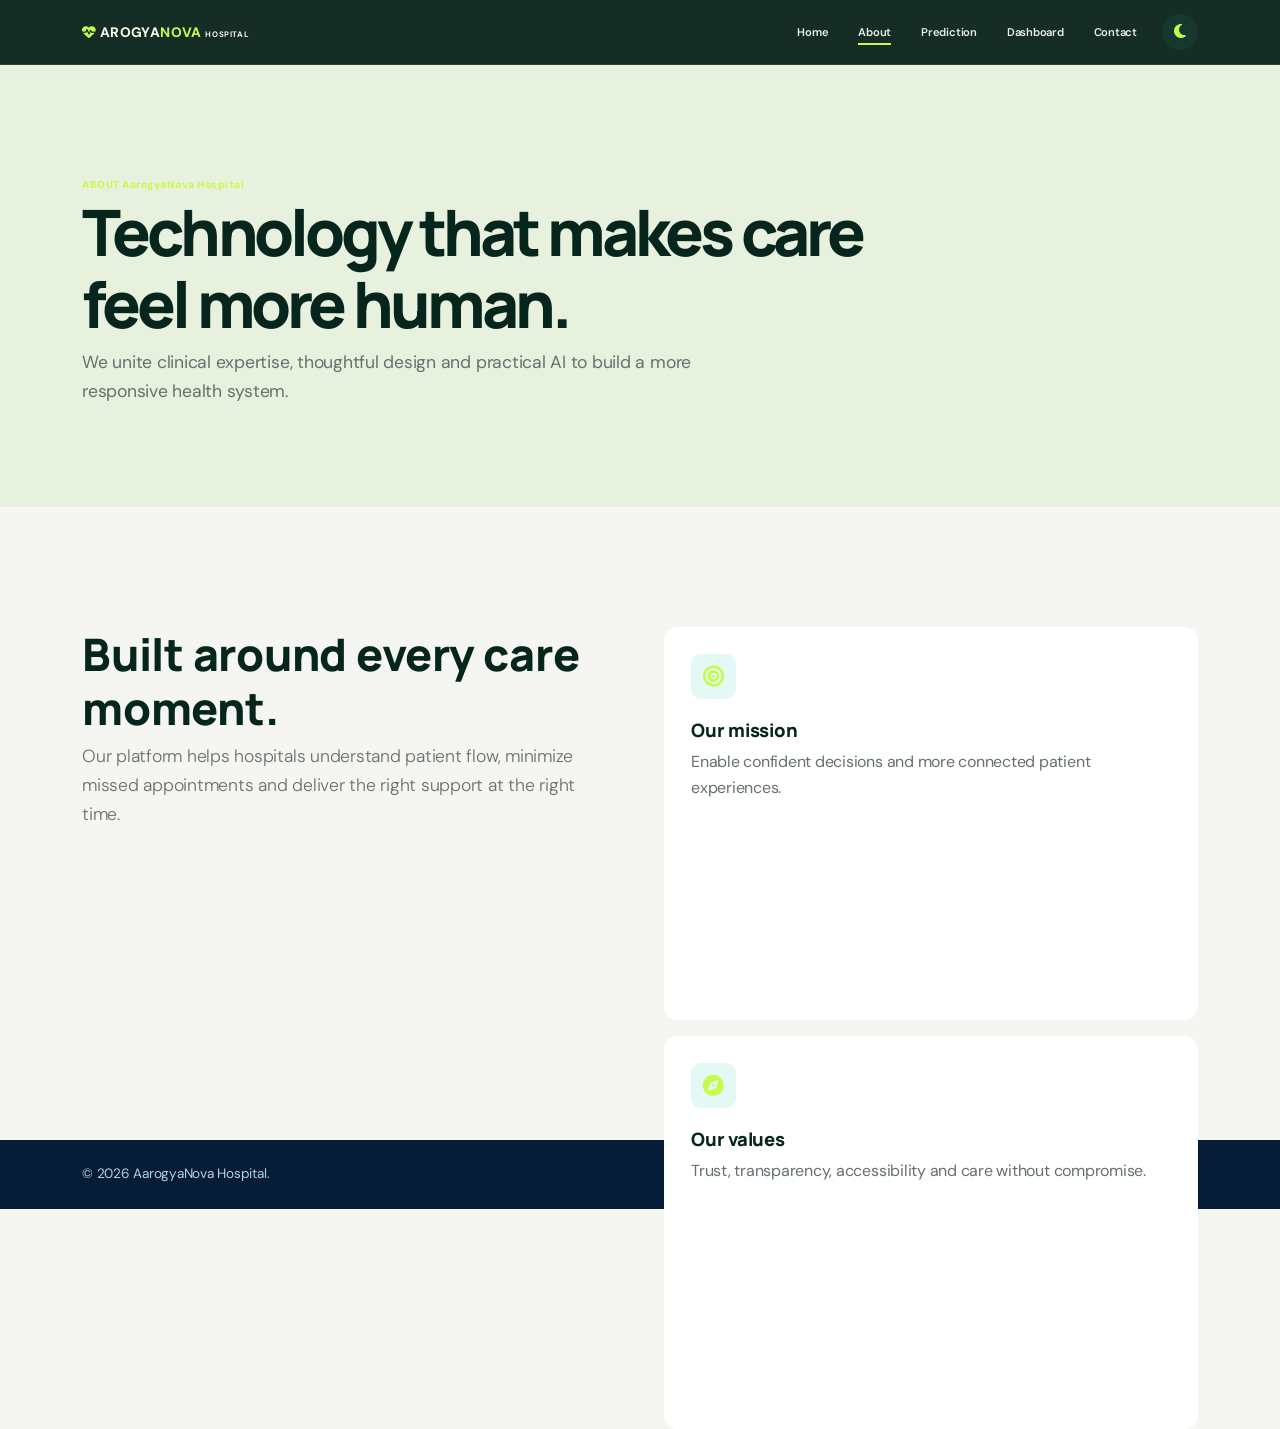
<file: about.html>
<!doctype html><html lang="en"><head><meta charset="utf-8"><meta name="viewport" content="width=device-width,initial-scale=1"><title>About | Smart Hospital</title><link href="https://fonts.googleapis.com/css2?family=DM+Sans:wght@400;500;600;700&family=Manrope:wght@600;700;800&display=swap" rel="stylesheet"><link href="https://cdn.jsdelivr.net/npm/bootstrap@5.3.3/dist/css/bootstrap.min.css" rel="stylesheet"><link href="https://cdnjs.cloudflare.com/ajax/libs/font-awesome/6.5.2/css/all.min.css" rel="stylesheet"><link rel="stylesheet" href="css/style.css"><link rel="stylesheet" href="css/dark.css"></head><body><nav class="navbar navbar-expand-lg fixed-top"><div class="container"><a class="navbar-brand" href="index.html"><i class="fa-solid fa-heart-pulse"></i> SMART <span>HOSPITAL</span></a><button class="navbar-toggler" data-bs-toggle="collapse" data-bs-target="#menu"><i class="fa-solid fa-bars"></i></button><div class="collapse navbar-collapse" id="menu"><ul class="navbar-nav ms-auto align-items-lg-center"><li><a class="nav-link" href="index.html">Home</a></li><li><a class="nav-link active" href="about.html">About</a></li><li><a class="nav-link" href="prediction.html">Prediction</a></li><li><a class="nav-link" href="dashboard.html">Dashboard</a></li><li><a class="nav-link" href="contact.html">Contact</a></li><li><button class="theme-toggle" aria-label="Toggle dark mode"><i class="fa-solid fa-moon"></i></button></li></ul></div></div></nav><main><section class="page-hero"><div class="container"><span class="section-kicker">ABOUT SMART HOSPITAL</span><h1>Technology that makes care feel more human.</h1><p>We unite clinical expertise, thoughtful design and practical AI to build a more responsive health system.</p></div></section><section class="section"><div class="container"><div class="row g-5"><div class="col-lg-6"><h2>Built around every care moment.</h2><p class="lead">Our platform helps hospitals understand patient flow, minimize missed appointments and deliver the right support at the right time.</p></div><div class="col-lg-6"><div class="info-card mb-3"><i class="fa-solid fa-bullseye"></i><h3>Our mission</h3><p>Enable confident decisions and more connected patient experiences.</p></div><div class="info-card"><i class="fa-solid fa-compass"></i><h3>Our values</h3><p>Trust, transparency, accessibility and care without compromise.</p></div></div></div></div></section></main><footer><div class="container">© 2026 Smart Hospital.</div></footer><script src="https://cdn.jsdelivr.net/npm/bootstrap@5.3.3/dist/js/bootstrap.bundle.min.js"></script><script src="js/darkmode.js"></script></body></html>
</file>
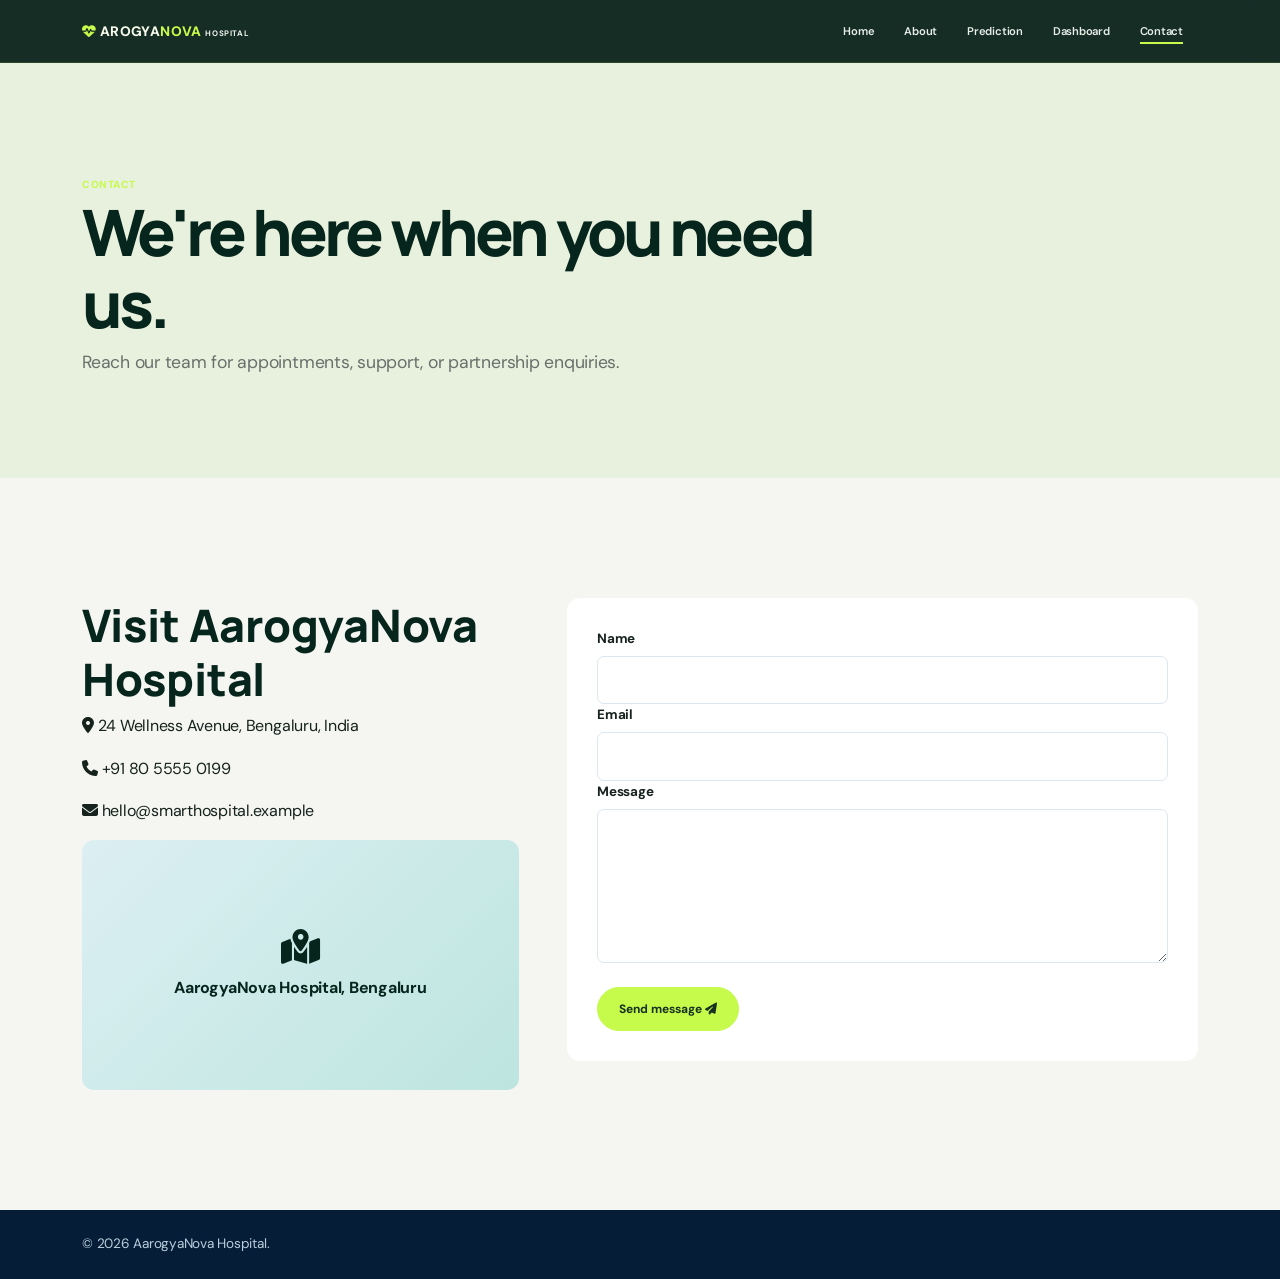
<file: contact.html>
<!doctype html><html lang="en"><head><meta charset="utf-8"><meta name="viewport" content="width=device-width,initial-scale=1"><title>Contact | Smart Hospital</title><link href="https://fonts.googleapis.com/css2?family=DM+Sans:wght@400;500;600;700&family=Manrope:wght@600;700;800&display=swap" rel="stylesheet"><link href="https://cdn.jsdelivr.net/npm/bootstrap@5.3.3/dist/css/bootstrap.min.css" rel="stylesheet"><link href="https://cdnjs.cloudflare.com/ajax/libs/font-awesome/6.5.2/css/all.min.css" rel="stylesheet"><link rel="stylesheet" href="css/style.css"><link rel="stylesheet" href="css/dark.css"></head><body><nav class="navbar navbar-expand-lg fixed-top"><div class="container"><a class="navbar-brand" href="index.html"><i class="fa-solid fa-heart-pulse"></i> SMART <span>HOSPITAL</span></a><button class="navbar-toggler" data-bs-toggle="collapse" data-bs-target="#menu"><i class="fa-solid fa-bars"></i></button><div class="collapse navbar-collapse" id="menu"><ul class="navbar-nav ms-auto"><li><a class="nav-link" href="index.html">Home</a></li><li><a class="nav-link" href="about.html">About</a></li><li><a class="nav-link" href="prediction.html">Prediction</a></li><li><a class="nav-link" href="dashboard.html">Dashboard</a></li><li><a class="nav-link active" href="contact.html">Contact</a></li></ul></div></div></nav><main><section class="page-hero"><div class="container"><span class="section-kicker">CONTACT</span><h1>We're here when you need us.</h1><p>Reach our team for appointments, support, or partnership enquiries.</p></div></section><section class="section"><div class="container"><div class="row g-5"><div class="col-lg-5"><h2>Visit Smart Hospital</h2><p><i class="fa-solid fa-location-dot"></i> 24 Wellness Avenue, Bengaluru, India</p><p><i class="fa-solid fa-phone"></i> +91 80 5555 0199</p><p><i class="fa-solid fa-envelope"></i> hello@smarthospital.example</p><div class="map-placeholder"><i class="fa-solid fa-map-location-dot"></i><span>Smart Hospital, Bengaluru</span></div></div><div class="col-lg-7"><form class="contact-form" id="contactForm"><label for="name">Name</label><input id="name" required><label for="email">Email</label><input id="email" type="email" required><label for="message">Message</label><textarea id="message" rows="5" required></textarea><button class="btn btn-primary mt-3">Send message <i class="fa-solid fa-paper-plane"></i></button></form></div></div></div></section></main><footer><div class="container">© 2026 Smart Hospital.</div></footer><script src="https://cdn.jsdelivr.net/npm/bootstrap@5.3.3/dist/js/bootstrap.bundle.min.js"></script><script src="js/darkmode.js"></script><script src="js/app.js"></script></body></html>
</file>
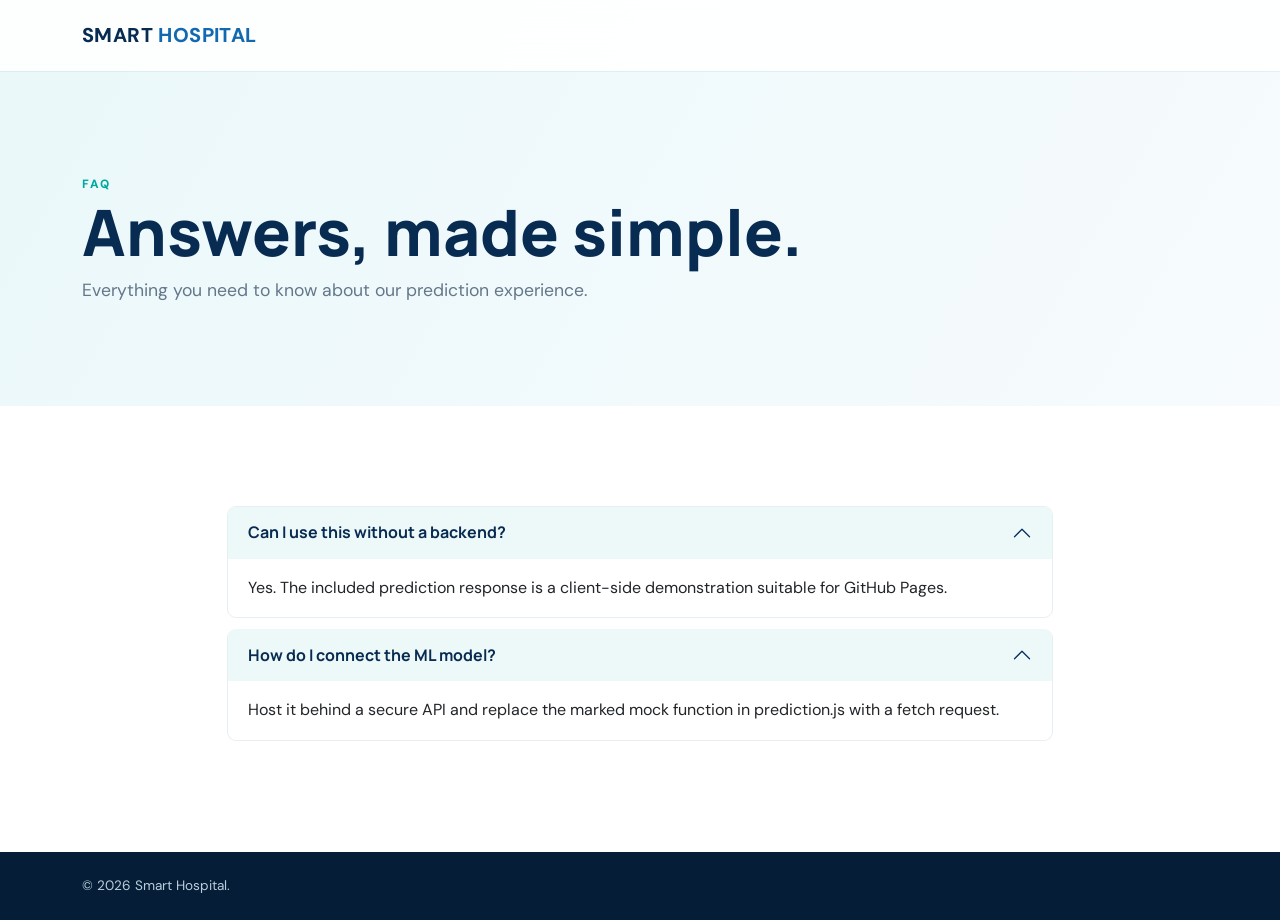
<file: faq.html>
<!doctype html><html lang="en"><head><meta charset="utf-8"><meta name="viewport" content="width=device-width,initial-scale=1"><title>FAQ | Smart Hospital</title><link href="https://fonts.googleapis.com/css2?family=DM+Sans:wght@400;600;700&family=Manrope:wght@700;800&display=swap" rel="stylesheet"><link href="https://cdn.jsdelivr.net/npm/bootstrap@5.3.3/dist/css/bootstrap.min.css" rel="stylesheet"><link rel="stylesheet" href="css/style.css"></head><body><nav class="navbar fixed-top"><div class="container"><a class="navbar-brand" href="index.html">SMART <span>HOSPITAL</span></a></div></nav><main><section class="page-hero"><div class="container"><span class="section-kicker">FAQ</span><h1>Answers, made simple.</h1><p>Everything you need to know about our prediction experience.</p></div></section><section class="section"><div class="container narrow"><div class="accordion"><div class="accordion-item"><h2 class="accordion-header"><button class="accordion-button">Can I use this without a backend?</button></h2><div class="accordion-body">Yes. The included prediction response is a client-side demonstration suitable for GitHub Pages.</div></div><div class="accordion-item"><h2 class="accordion-header"><button class="accordion-button">How do I connect the ML model?</button></h2><div class="accordion-body">Host it behind a secure API and replace the marked mock function in prediction.js with a fetch request.</div></div></div></div></section></main><footer><div class="container">© 2026 Smart Hospital.</div></footer></body></html>
</file>
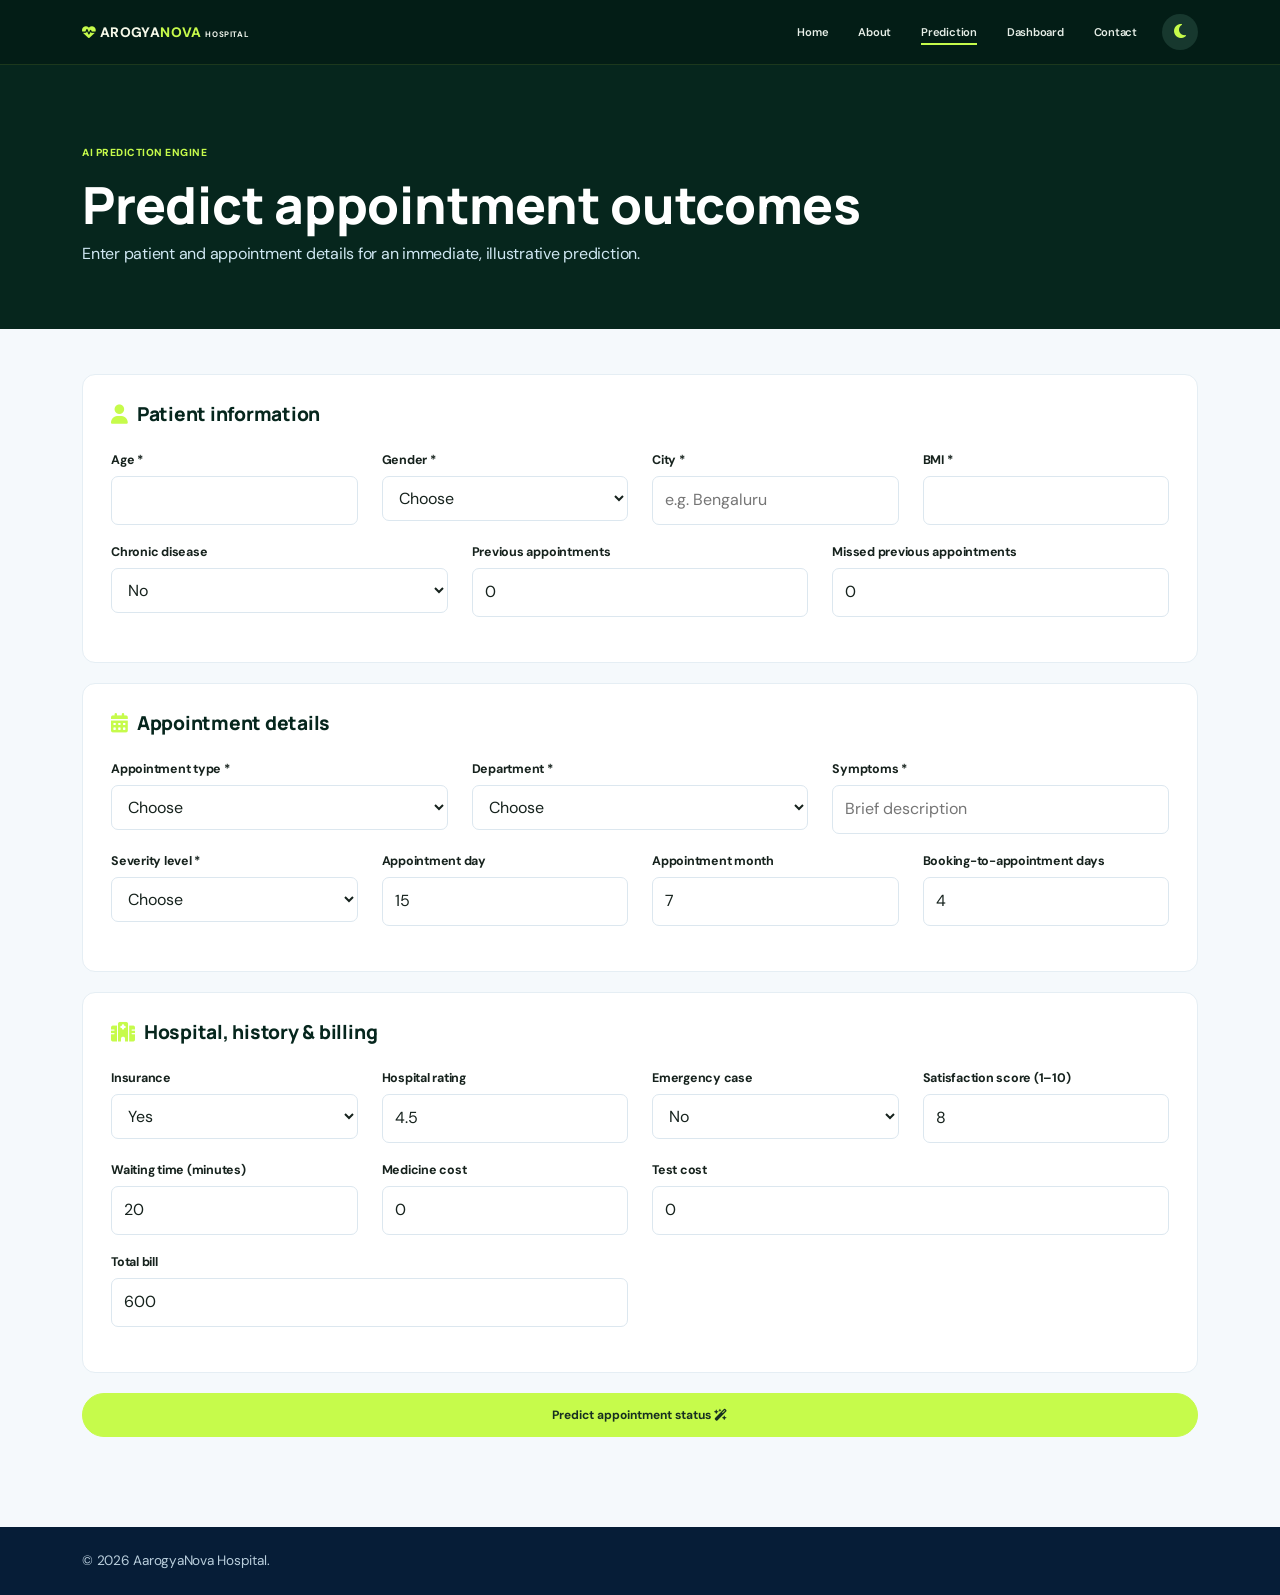
<file: prediction.html>
<!doctype html><html lang="en"><head><meta charset="utf-8"><meta name="viewport" content="width=device-width,initial-scale=1"><title>Prediction | Smart Hospital</title><link href="https://fonts.googleapis.com/css2?family=DM+Sans:wght@400;500;600;700&family=Manrope:wght@600;700;800&display=swap" rel="stylesheet"><link href="https://cdn.jsdelivr.net/npm/bootstrap@5.3.3/dist/css/bootstrap.min.css" rel="stylesheet"><link href="https://cdnjs.cloudflare.com/ajax/libs/font-awesome/6.5.2/css/all.min.css" rel="stylesheet"><link rel="stylesheet" href="css/style.css"><link rel="stylesheet" href="css/responsive.css"><link rel="stylesheet" href="css/dark.css"></head><body class="prediction-page"><nav class="navbar navbar-expand-lg fixed-top"><div class="container"><a class="navbar-brand" href="index.html"><i class="fa-solid fa-heart-pulse"></i> SMART <span>HOSPITAL</span></a><button class="navbar-toggler" data-bs-toggle="collapse" data-bs-target="#menu"><i class="fa-solid fa-bars"></i></button><div class="collapse navbar-collapse" id="menu"><ul class="navbar-nav ms-auto align-items-lg-center"><li><a class="nav-link" href="index.html">Home</a></li><li><a class="nav-link" href="about.html">About</a></li><li><a class="nav-link active" href="prediction.html">Prediction</a></li><li><a class="nav-link" href="dashboard.html">Dashboard</a></li><li><a class="nav-link" href="contact.html">Contact</a></li><li><button class="theme-toggle" aria-label="Toggle dark mode"><i class="fa-solid fa-moon"></i></button></li></ul></div></div></nav><main><section class="prediction-hero"><div class="container"><div class="section-kicker">AI PREDICTION ENGINE</div><h1>Predict appointment outcomes</h1><p>Enter patient and appointment details for an immediate, illustrative prediction.</p></div></section><section class="predict-wrap"><div class="container"><form id="predictionForm" novalidate><div class="form-section"><h2><i class="fa-solid fa-user"></i>Patient information</h2><div class="row"><div class="col-md-3 form-group"><label for="age">Age *</label><input id="age" name="age" type="number" min="1" max="120" required></div><div class="col-md-3 form-group"><label for="gender">Gender *</label><select id="gender" name="gender" required><option value="">Choose</option><option>Female</option><option>Male</option><option>Other</option></select></div><div class="col-md-3 form-group"><label for="city">City *</label><input id="city" name="city" required placeholder="e.g. Bengaluru"></div><div class="col-md-3 form-group"><label for="bmi">BMI *</label><input id="bmi" name="bmi" type="number" step=".1" required></div><div class="col-md-4 form-group"><label for="chronic_disease">Chronic disease</label><select id="chronic_disease" name="chronic_disease"><option>No</option><option>Yes</option></select></div><div class="col-md-4 form-group"><label for="previous_appointments">Previous appointments</label><input id="previous_appointments" name="previous_appointments" type="number" min="0" value="0"></div><div class="col-md-4 form-group"><label for="missed_previous_appointments">Missed previous appointments</label><input id="missed_previous_appointments" name="missed_previous_appointments" type="number" min="0" value="0"></div></div></div><div class="form-section"><h2><i class="fa-solid fa-calendar-days"></i>Appointment details</h2><div class="row"><div class="col-md-4 form-group"><label for="appointment_type">Appointment type *</label><select id="appointment_type" name="appointment_type" required><option value="">Choose</option><option>Consultation</option><option>Follow-up</option><option>Emergency</option></select></div><div class="col-md-4 form-group"><label for="department">Department *</label><select id="department" name="department" required><option value="">Choose</option><option>Cardiology</option><option>Neurology</option><option>General Medicine</option><option>Orthopedics</option></select></div><div class="col-md-4 form-group"><label for="symptoms">Symptoms *</label><input id="symptoms" name="symptoms" required placeholder="Brief description"></div><div class="col-md-3 form-group"><label for="severity_level">Severity level *</label><select id="severity_level" name="severity_level" required><option value="">Choose</option><option>Low</option><option>Medium</option><option>High</option></select></div><div class="col-md-3 form-group"><label for="appointment_day">Appointment day</label><input id="appointment_day" name="appointment_day" type="number" min="1" max="31" value="15"></div><div class="col-md-3 form-group"><label for="appointment_month">Appointment month</label><input id="appointment_month" name="appointment_month" type="number" min="1" max="12" value="7"></div><div class="col-md-3 form-group"><label for="booking_to_appointment_days">Booking-to-appointment days</label><input id="booking_to_appointment_days" name="booking_to_appointment_days" type="number" min="0" value="4"></div></div></div><div class="form-section"><h2><i class="fa-solid fa-hospital"></i>Hospital, history & billing</h2><div class="row"><div class="col-md-3 form-group"><label for="doctor_experience_years">Doctor experience (years)</label><input id="doctor_experience_years" name="doctor_experience_years" type="number" min="0" value="8"></div><div class="col-md-3 form-group"><label for="consultation_fee">Consultation fee</label><input id="consultation_fee" name="consultation_fee" type="number" min="0" value="600"></div><div class="col-md-3 form-group"><label for="insurance">Insurance</label><select id="insurance" name="insurance"><option>Yes</option><option>No</option></select></div><div class="col-md-3 form-group"><label for="hospital_rating">Hospital rating</label><input id="hospital_rating" name="hospital_rating" type="number" min="1" max="5" step=".1" value="4.5"></div><div class="col-md-3 form-group"><label for="emergency_case">Emergency case</label><select id="emergency_case" name="emergency_case"><option>No</option><option>Yes</option></select></div><div class="col-md-3 form-group"><label for="patient_satisfaction_score">Satisfaction score (1–10)</label><input id="patient_satisfaction_score" name="patient_satisfaction_score" type="number" min="1" max="10" value="8"></div><div class="col-md-3 form-group"><label for="waiting_time_minutes">Waiting time (minutes)</label><input id="waiting_time_minutes" name="waiting_time_minutes" type="number" min="0" value="20"></div><div class="col-md-3 form-group"><label for="medicine_cost">Medicine cost</label><input id="medicine_cost" name="medicine_cost" type="number" min="0" value="0"></div><div class="col-md-6 form-group"><label for="test_cost">Test cost</label><input id="test_cost" name="test_cost" type="number" min="0" value="0"></div><div class="col-md-6 form-group"><label for="total_bill">Total bill</label><input id="total_bill" name="total_bill" type="number" min="0" value="600"></div></div></div><button class="btn btn-primary predict-submit" type="submit"><span class="button-text">Predict appointment status</span> <i class="fa-solid fa-wand-magic-sparkles"></i></button></form><div class="prediction-result" id="predictionResult" aria-live="polite"><div class="result-icon"><i class="fa-solid fa-check"></i></div><div class="section-kicker">PREDICTION READY</div><h2 id="resultStatus">Completed</h2><span class="badge-status" id="resultBadge">Low risk</span><div class="result-grid"><div><small>Prediction confidence</small><b id="resultConfidence">96.8%</b></div><div><small>Risk level</small><b id="resultRisk">Low</b></div><div><small>Recommended action</small><b id="resultRecommendation">Send standard reminder</b></div></div><p class="mt-4 mb-0 text-muted small">This is a demonstration prediction. It is not medical advice and is not connected to the provided Python model.</p></div></div></section></main><footer><div class="container">© 2026 Smart Hospital.</div></footer><script src="https://cdn.jsdelivr.net/npm/bootstrap@5.3.3/dist/js/bootstrap.bundle.min.js"></script><script src="js/darkmode.js"></script><script src="js/prediction.js"></script></body></html>
</file>
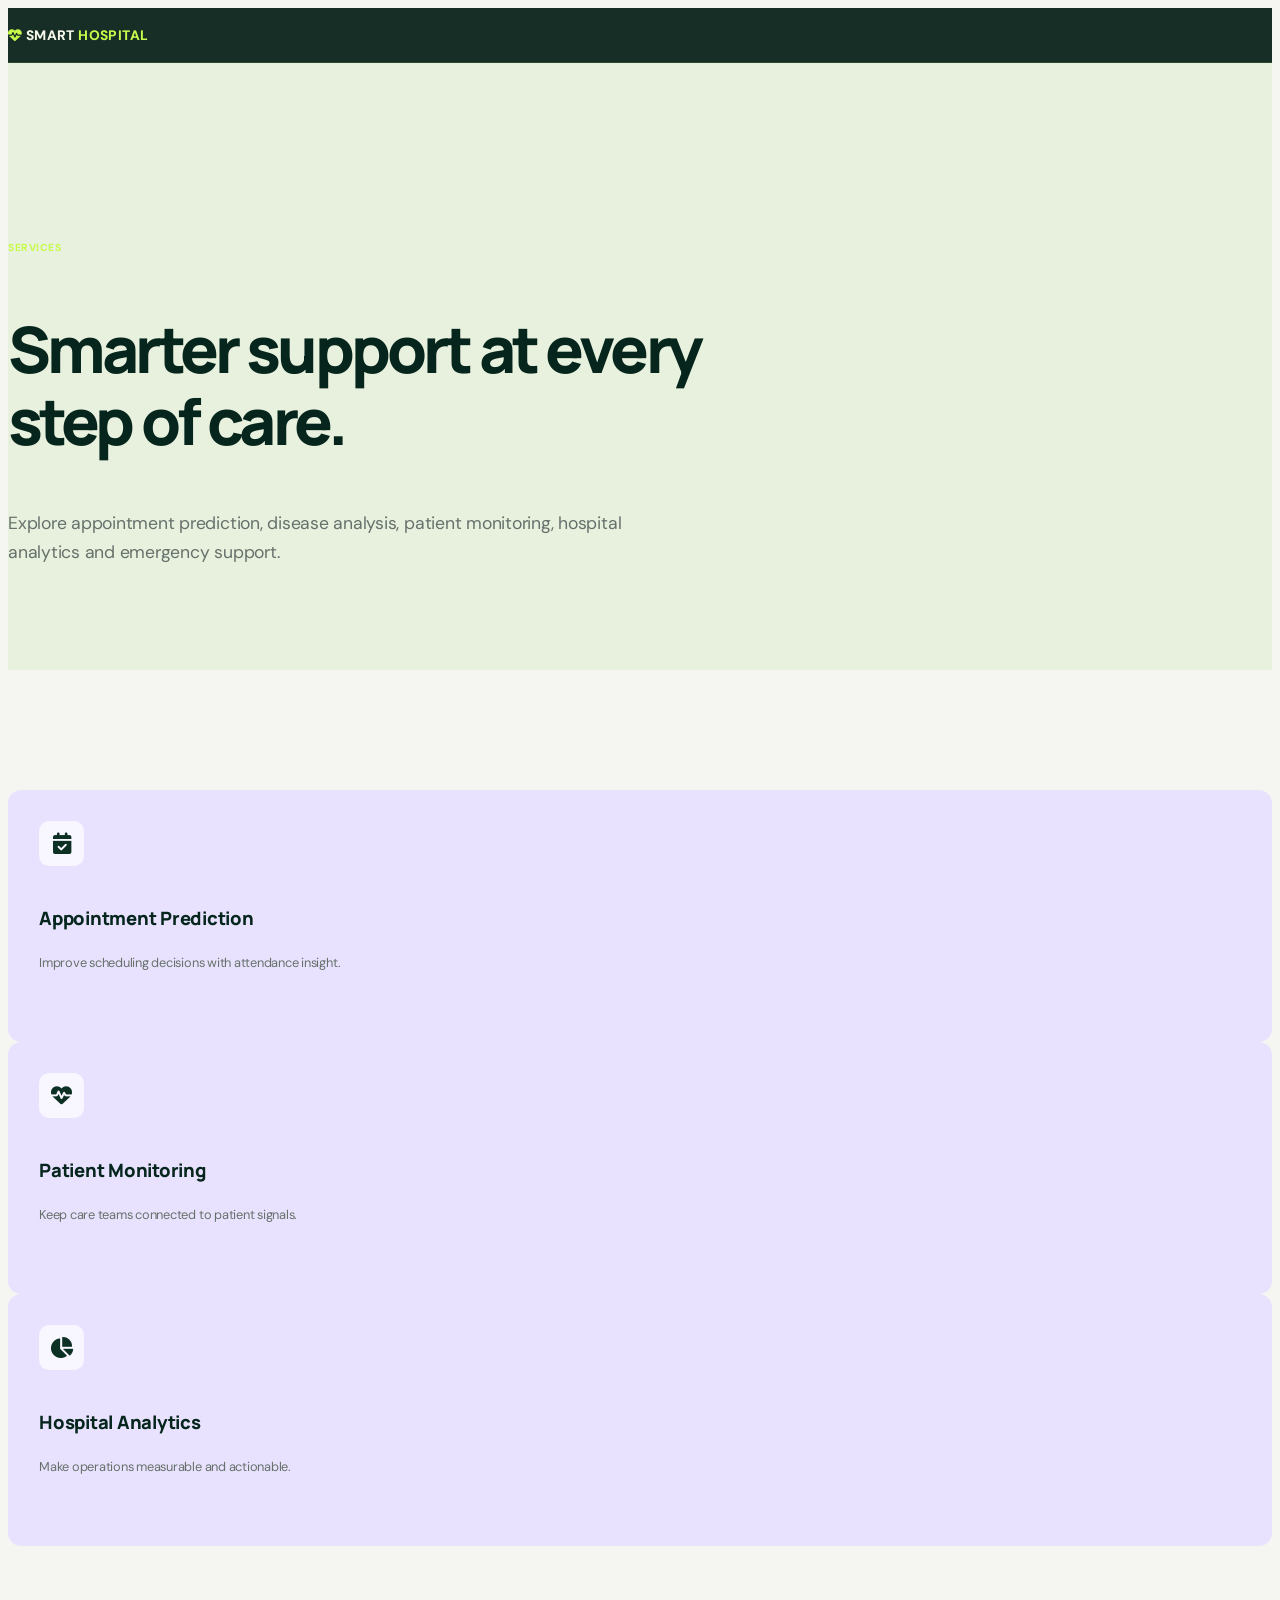
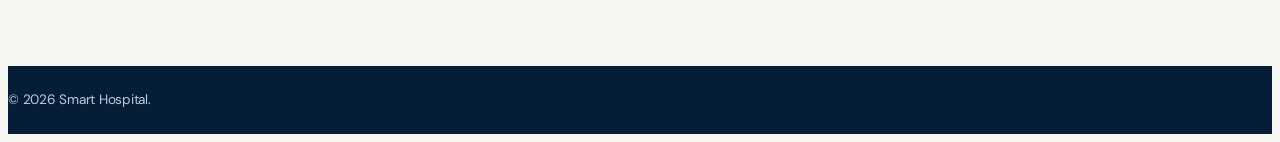
<file: services.html>
<!doctype html><html lang="en"><head><meta charset="utf-8"><meta name="viewport" content="width=device-width,initial-scale=1"><title>Services | Smart Hospital</title><link href="https://fonts.googleapis.com/css2?family=DM+Sans:wght@400;600;700&family=Manrope:wght@700;800&display=swap" rel="stylesheet"><link href="https://cdnjs.cloudflare.com/ajax/libs/font-awesome/6.5.2/css/all.min.css" rel="stylesheet"><link rel="stylesheet" href="css/style.css"><link rel="stylesheet" href="css/dark.css"></head><body><nav class="navbar fixed-top"><div class="container"><a class="navbar-brand" href="index.html"><i class="fa-solid fa-heart-pulse"></i> SMART <span>HOSPITAL</span></a></div></nav><main><section class="page-hero"><div class="container"><span class="section-kicker">SERVICES</span><h1>Smarter support at every step of care.</h1><p>Explore appointment prediction, disease analysis, patient monitoring, hospital analytics and emergency support.</p></div></section><section class="section"><div class="container"><div class="row g-4"><div class="col-md-4"><div class="service-card"><i class="fa-solid fa-calendar-check"></i><h3>Appointment Prediction</h3><p>Improve scheduling decisions with attendance insight.</p></div></div><div class="col-md-4"><div class="service-card"><i class="fa-solid fa-heart-pulse"></i><h3>Patient Monitoring</h3><p>Keep care teams connected to patient signals.</p></div></div><div class="col-md-4"><div class="service-card"><i class="fa-solid fa-chart-pie"></i><h3>Hospital Analytics</h3><p>Make operations measurable and actionable.</p></div></div></div></div></section></main><footer><div class="container">© 2026 Smart Hospital.</div></footer></body></html>
</file>
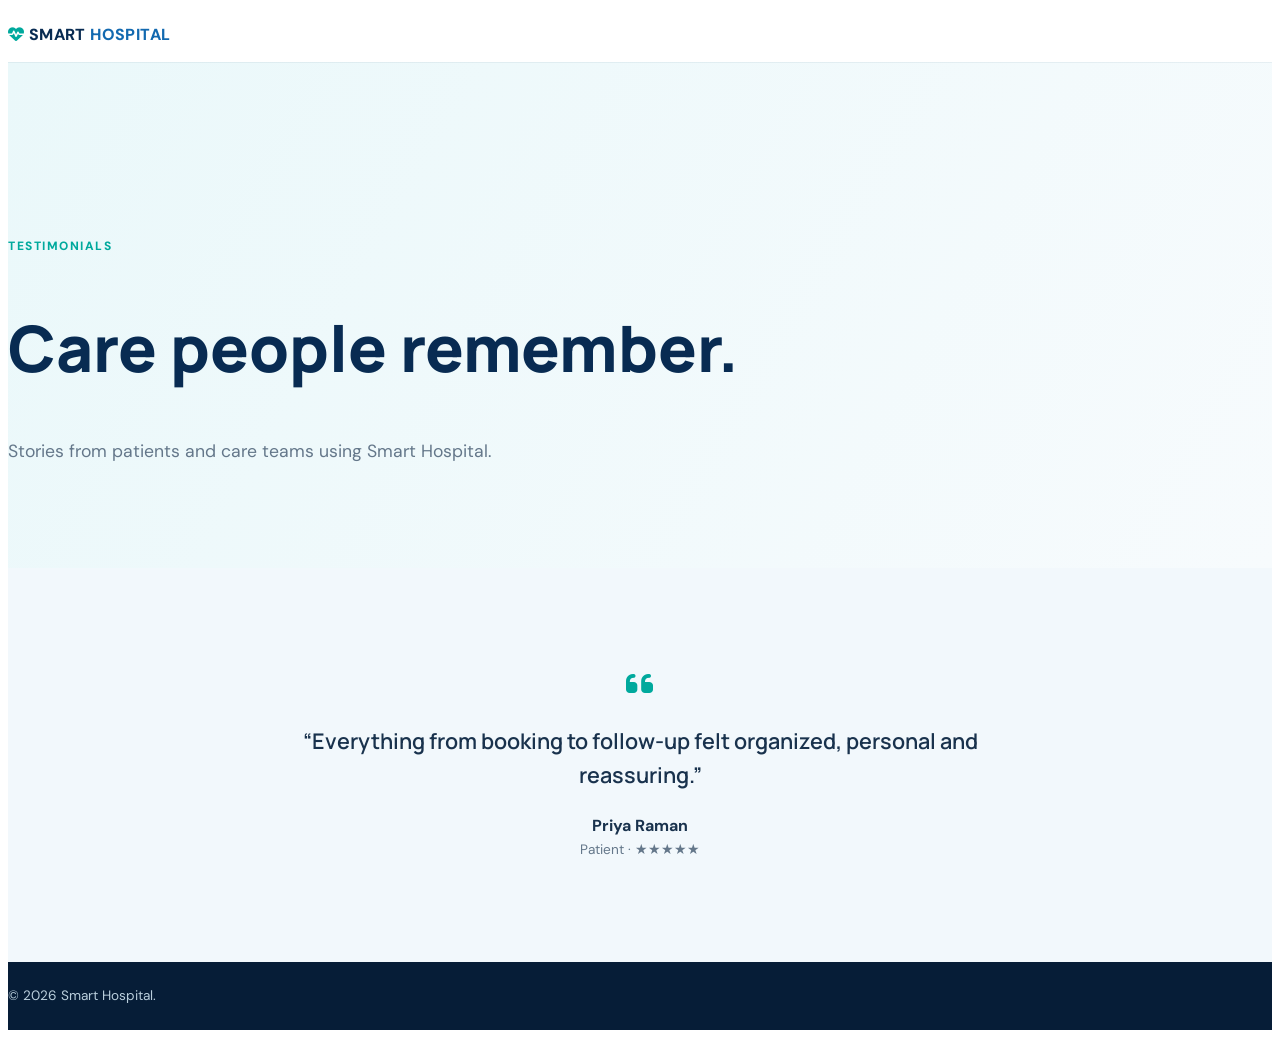
<file: testimonials.html>
<!doctype html><html lang="en"><head><meta charset="utf-8"><meta name="viewport" content="width=device-width,initial-scale=1"><title>Testimonials | Smart Hospital</title><link href="https://fonts.googleapis.com/css2?family=DM+Sans:wght@400;600;700&family=Manrope:wght@700;800&display=swap" rel="stylesheet"><link href="https://cdnjs.cloudflare.com/ajax/libs/font-awesome/6.5.2/css/all.min.css" rel="stylesheet"><link rel="stylesheet" href="css/style.css"></head><body><nav class="navbar fixed-top"><div class="container"><a class="navbar-brand" href="index.html"><i class="fa-solid fa-heart-pulse"></i> SMART <span>HOSPITAL</span></a></div></nav><main><section class="page-hero"><div class="container"><span class="section-kicker">TESTIMONIALS</span><h1>Care people remember.</h1><p>Stories from patients and care teams using Smart Hospital.</p></div></section><section class="section section-tint"><div class="container"><div class="testimonial"><i class="fa-solid fa-quote-left"></i><blockquote>“Everything from booking to follow-up felt organized, personal and reassuring.”</blockquote><b>Priya Raman</b><span>Patient · ★★★★★</span></div></div></section></main><footer><div class="container">© 2026 Smart Hospital.</div></footer></body></html>
</file>
<file: css/style.css>
:root{--navy:#082b52;--blue:#1269b0;--teal:#00a99d;--ice:#f2f8fc;--text:#19324d;--muted:#64778a;--white:#fff;--shadow:0 16px 42px rgba(13,58,95,.11)}*{box-sizing:border-box}html{scroll-behavior:smooth}body{font-family:'DM Sans',sans-serif;color:var(--text);background:#fff;line-height:1.65}h1,h2,h3{font-family:Manrope,sans-serif;color:var(--navy);font-weight:800}h1{font-size:clamp(2.5rem,5vw,4.5rem);line-height:1.12}h2{font-size:clamp(1.9rem,3.5vw,2.8rem);line-height:1.2}h3{font-size:1.15rem}a{text-decoration:none;color:inherit}.navbar{padding:14px 0;background:rgba(255,255,255,.88);backdrop-filter:blur(18px);box-shadow:0 1px 0 rgba(12,57,91,.06)}.navbar-brand{font-weight:800;color:var(--navy)!important;letter-spacing:.4px}.navbar-brand i{color:var(--teal)}.navbar-brand span{color:var(--blue)}.nav-link{font-weight:600;margin:0 7px;color:var(--text)!important;position:relative}.nav-link:after{content:'';height:2px;position:absolute;left:8px;right:8px;bottom:4px;background:var(--teal);transform:scaleX(0);transition:.25s}.nav-link:hover:after,.nav-link.active:after{transform:scaleX(1)}.navbar-toggler{border:0;color:var(--navy)}.theme-toggle{border:0;background:var(--ice);color:var(--navy);width:36px;height:36px;border-radius:50%;margin-left:10px}.hero{background:linear-gradient(120deg,#062649 0%,#075886 55%,#00a79a 130%);color:white;overflow:hidden}.hero h1{color:#fff;max-width:680px}.hero h1 span{color:#7be8dc}.hero p{font-size:1.15rem;color:#d9edf6;max-width:590px}.hero-copy{padding-top:100px;padding-bottom:70px}.eyebrow,.section-kicker{font-size:.75rem;font-weight:800;letter-spacing:1.5px;color:var(--teal);margin-bottom:14px}.eyebrow{color:#8aece5}.btn{border-radius:8px;padding:11px 20px;font-weight:700}.btn-primary{background:var(--teal);border-color:var(--teal)}.btn-primary:hover{background:#008c83;border-color:#008c83}.hero-stats{display:flex;gap:33px;margin-top:52px}.hero-stats strong{font:800 1.65rem Manrope;display:block}.hero-stats small{color:#cce9f1;text-transform:uppercase;font-size:.64rem;letter-spacing:.7px}.hero-visual{height:470px;position:relative}.hero-visual>img{height:100%;width:100%;object-fit:cover;border-radius:150px 14px 14px 14px;box-shadow:18px 18px 0 rgba(255,255,255,.12)}.float-card{position:absolute;background:#fff;color:var(--navy);padding:15px 19px;border-radius:12px;box-shadow:var(--shadow);display:grid;grid-template-columns:34px auto;column-gap:10px;line-height:1.2}.float-card i{grid-row:span 2;color:var(--teal);font-size:22px;padding-top:4px}.float-card b{font-size:1.05rem}.float-card span{font-size:.72rem;color:var(--muted);margin-top:4px}.card-patients{left:-36px;bottom:45px}.card-accuracy{right:-24px;top:70px}#particles-js{position:absolute;inset:0;opacity:.3}.section{padding:100px 0}.section-tint{background:var(--ice)}.section-head{max-width:650px;margin:0 auto 48px}.section-head p{color:var(--muted)}.lead{color:var(--muted);font-size:1.1rem}.text-link{color:var(--blue);font-weight:700}.text-link i{margin-left:5px;transition:.2s}.text-link:hover i{transform:translateX(5px)}.info-card,.service-card{height:100%;padding:27px;background:#fff;border:1px solid #e8f0f5;border-radius:13px;transition:.25s}.info-card:hover,.service-card:hover{transform:translateY(-7px);box-shadow:var(--shadow);border-color:transparent}.info-card>i,.service-card>i{display:grid;place-items:center;width:45px;height:45px;border-radius:10px;background:#e4f8f6;color:var(--teal);font-size:21px;margin-bottom:20px}.info-card p,.service-card p{color:var(--muted);margin:0}.service-card{padding:31px}.doctor-card{background:white;border:1px solid #e5edf3;border-radius:14px;overflow:hidden;transition:.25s}.doctor-card:hover{box-shadow:var(--shadow);transform:translateY(-5px)}.doctor-card img{width:100%;height:240px;object-fit:cover}.doctor-card>div{padding:21px}.doctor-card span{font-size:.75rem;font-weight:700;text-transform:uppercase;color:var(--teal)}.doctor-card p{font-size:.86rem;color:var(--muted)}.doctor-card .fa-star,.testimonial .fa-star{color:#f5ae25}.testimonial{max-width:780px;margin:auto;text-align:center}.testimonial>i{font-size:31px;color:var(--teal)}blockquote{font:600 1.35rem/1.6 Manrope;margin:20px 0}.testimonial span{display:block;font-size:.85rem;color:var(--muted)}.narrow{max-width:850px}.accordion-item{border:1px solid #e8eff4;margin-bottom:11px;border-radius:9px!important;overflow:hidden}.accordion-button{font-weight:700;color:var(--navy)}.accordion-button:not(.collapsed){background:#edf9f8;color:var(--navy);box-shadow:none}.accordion-button:focus{box-shadow:0 0 0 .2rem rgba(0,169,157,.2)}.contact-section{padding:92px 0;background:var(--navy);color:#e2f2fa}.contact-section h2{color:#fff}.contact-section i{color:#77e4da;width:25px}.contact-form{background:#fff;padding:30px;border-radius:13px;color:var(--text)}label{display:block;font-weight:700;font-size:.84rem;margin-bottom:6px}input,select,textarea{width:100%;border:1px solid #dce7ef;border-radius:7px;padding:10px 12px;outline:none;background:#fff;color:var(--text)}input:focus,select:focus,textarea:focus{border-color:var(--teal);box-shadow:0 0 0 3px rgba(0,169,157,.13)}footer{background:#061d37;color:#b9cedc;padding:23px 0;font-size:.85rem}footer a{margin-left:18px}.back-top{position:fixed;right:23px;bottom:22px;background:var(--teal);color:white;width:42px;height:42px;border-radius:50%;display:grid;place-items:center;box-shadow:var(--shadow)}.page-hero{padding:170px 0 85px;background:linear-gradient(120deg,#eaf8fa,#f7fbfd)}.page-hero h1{max-width:800px}.page-hero p{color:var(--muted);max-width:630px;font-size:1.1rem}.map-placeholder{height:250px;background:linear-gradient(135deg,#dceff3,#bde5df);border-radius:12px;display:grid;place-content:center;text-align:center;color:var(--navy);font-weight:700}.map-placeholder i{font-size:35px;display:block;margin-bottom:10px}.prediction-page{background:#f5f9fc}.prediction-hero{padding:145px 0 45px;background:var(--navy);color:white}.prediction-hero h1{color:white;font-size:clamp(2.1rem,4vw,3.3rem)}.prediction-hero p{color:#cfe7f2}.predict-wrap{padding:45px 0 90px}.form-section{background:#fff;border:1px solid #e5eef4;border-radius:13px;padding:28px;margin-bottom:20px}.form-section h2{font-size:1.2rem;margin-bottom:24px}.form-section h2 i{color:var(--teal);margin-right:9px}.form-group{margin-bottom:17px}.form-group label{font-size:.78rem}.predict-submit{width:100%;font-size:1rem;padding:14px}.prediction-result{display:none;background:#fff;border-radius:14px;padding:30px;box-shadow:var(--shadow);border-top:5px solid var(--teal);margin-top:25px}.prediction-result.show{display:block;animation:rise .45s ease}.result-icon{width:58px;height:58px;border-radius:50%;display:grid;place-items:center;background:#dcf7ed;color:#10955d;font-size:27px;float:right}.result-grid{display:grid;grid-template-columns:repeat(3,1fr);gap:12px;margin-top:22px}.result-grid div{background:#f5f9fb;padding:15px;border-radius:9px}.result-grid small{display:block;color:var(--muted);text-transform:uppercase;font-size:.66rem;letter-spacing:.6px}.badge-status{display:inline-block;background:#dcf7ed;color:#108852;padding:5px 11px;border-radius:20px;font-weight:700;font-size:.8rem}.dashboard{background:#f4f8fb;padding:125px 0 70px}.metric-card,.chart-card{background:white;border:1px solid #e4edf3;border-radius:12px;padding:22px;height:100%}.metric-card i{color:var(--teal);float:right;font-size:22px}.metric-card small{color:var(--muted);font-weight:600}.metric-card b{display:block;font:800 1.8rem Manrope;color:var(--navy);margin-top:6px}.metric-card .up{color:#08966f;font-size:.75rem}.chart-card h2{font-size:1rem;margin-bottom:20px}@keyframes rise{from{opacity:0;transform:translateY(15px)}to{opacity:1;transform:none}}
</file>
<file: css/dark.css>
@import url("mediaai.css");
@import url("prediction-enhancements.css");
body.dark{--text:#d6e7f2;--muted:#9bb1c1;--ice:#0c243b;--white:#102d47;background:#071b30;color:var(--text)}body.dark h1,body.dark h2,body.dark h3{color:#f0f8fc}body.dark .navbar,body.dark .navbar-collapse,body.dark .info-card,body.dark .service-card,body.dark .doctor-card,body.dark .contact-form,body.dark .form-section,body.dark .prediction-result,body.dark .metric-card,body.dark .chart-card{background:#102d47;border-color:#22445e}body.dark .nav-link,body.dark .navbar-brand{color:#e5f4fa!important}body.dark .section-tint,body.dark .dashboard,body.dark .prediction-page{background:#0a2138}body.dark .page-hero{background:#0d2b46}body.dark input,body.dark select,body.dark textarea,body.dark .result-grid div{background:#0b233b;color:#e6f4fa;border-color:#28506b}body.dark .accordion-item{background:#102d47;border-color:#22445e}body.dark .accordion-button{background:#102d47;color:#f0f8fc}body.dark .accordion-button:not(.collapsed){background:#16435a}.theme-toggle{cursor:pointer}
</file>
<file: css/responsive.css>
@media(max-width:991px){.navbar-collapse{background:#fff;padding:12px;border-radius:10px;margin-top:10px}.hero-copy{padding-top:135px}.section{padding:70px 0}}@media(max-width:575px){.hero-stats{gap:15px}.hero-stats strong{font-size:1.3rem}.hero-stats small{font-size:.55rem}.result-grid{grid-template-columns:1fr}.form-section{padding:19px}.contact-form{padding:20px}}
</file>
